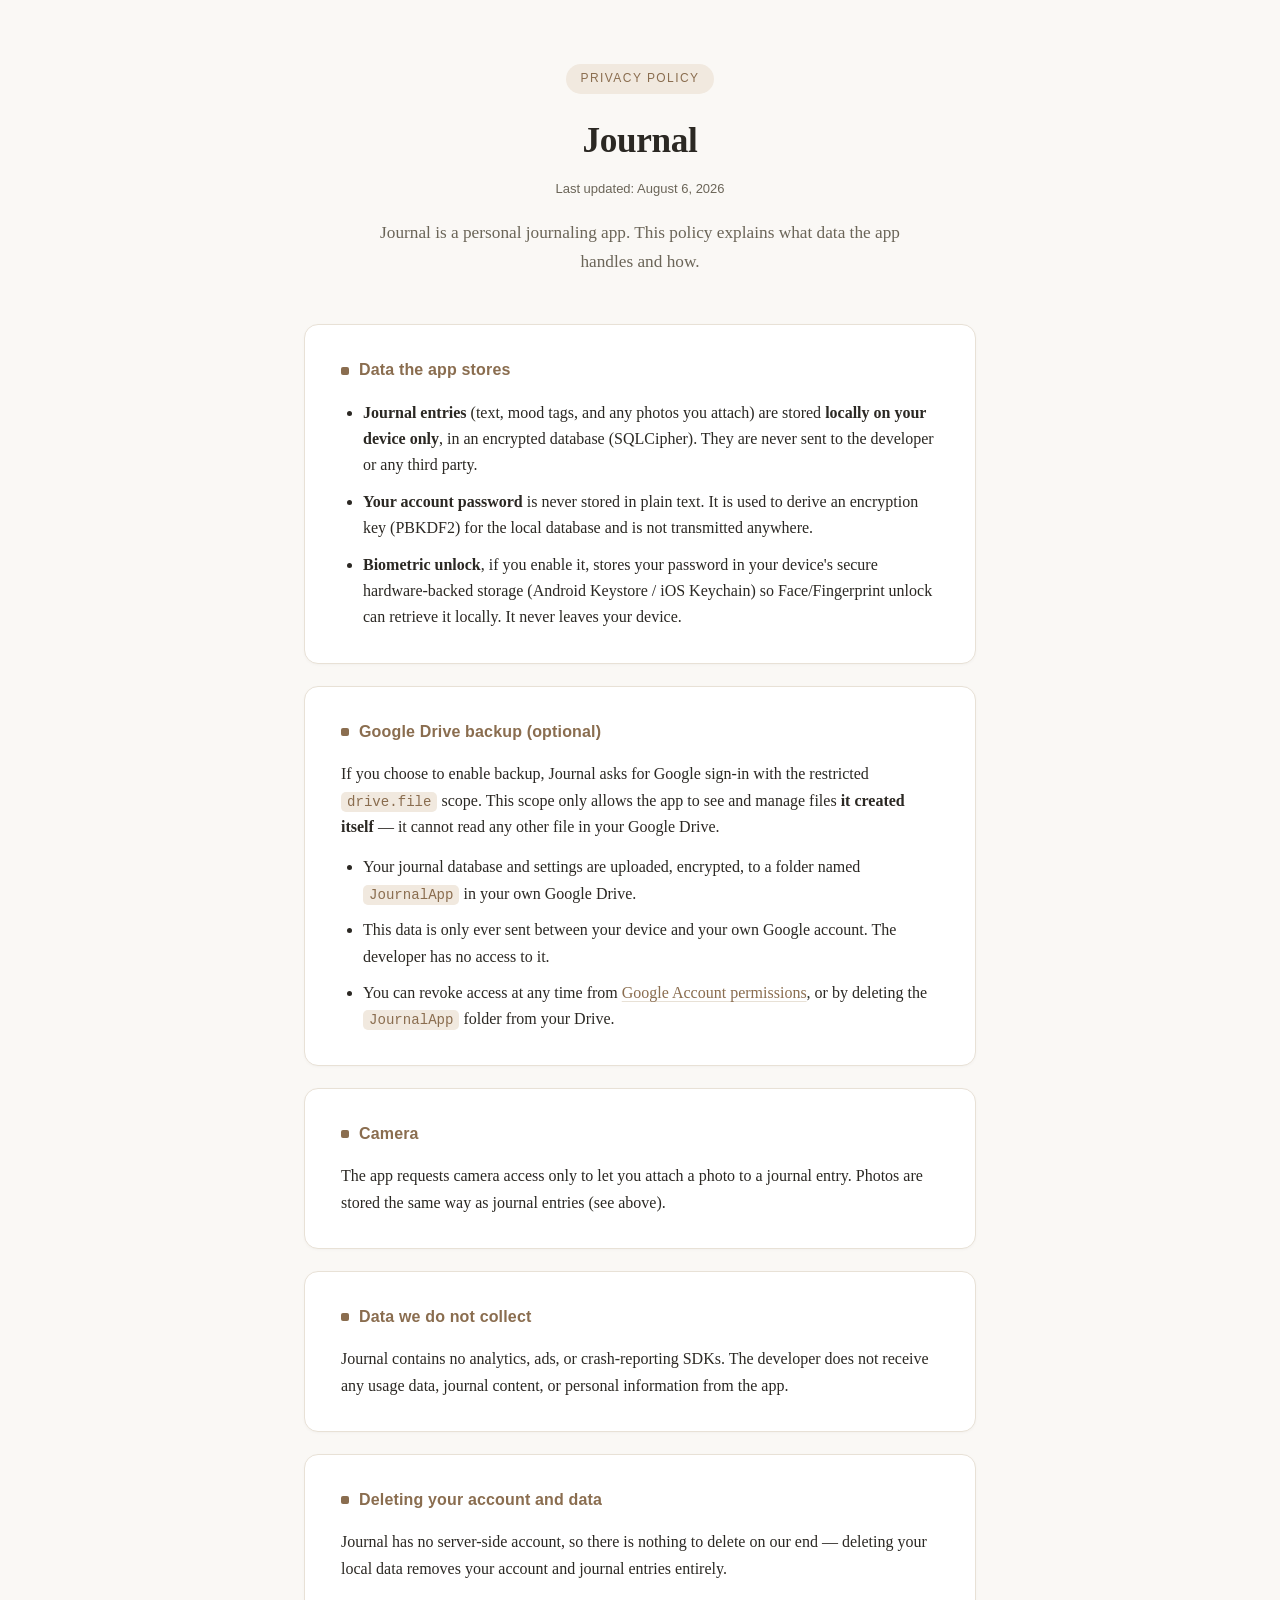
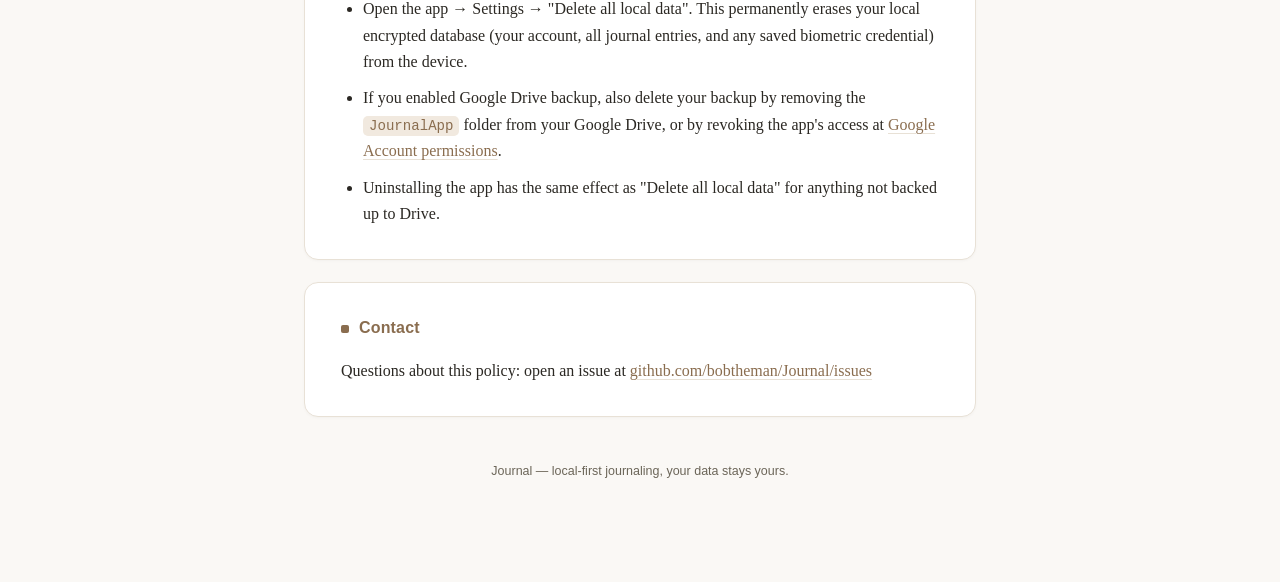
<file: privacy-policy.html>
<!DOCTYPE html>
<html lang="en">
<head>
<meta charset="UTF-8">
<meta name="viewport" content="width=device-width, initial-scale=1.0">
<title>Privacy Policy — Journal</title>
<style>
  :root {
    --bg: #faf8f5;
    --card: #ffffff;
    --ink: #2b2823;
    --muted: #6b6558;
    --accent: #8a6d4f;
    --accent-light: #f1e9df;
    --border: #e8e1d6;
  }
  * { box-sizing: border-box; }
  body {
    margin: 0;
    background: var(--bg);
    color: var(--ink);
    font-family: "Iowan Old Style", "Palatino Linotype", Georgia, "Times New Roman", serif;
    line-height: 1.65;
    -webkit-font-smoothing: antialiased;
  }
  .wrap {
    max-width: 720px;
    margin: 0 auto;
    padding: 64px 24px 100px;
  }
  header {
    text-align: center;
    margin-bottom: 48px;
  }
  header .badge {
    display: inline-block;
    font-family: -apple-system, BlinkMacSystemFont, "Segoe UI", sans-serif;
    font-size: 12px;
    letter-spacing: 0.12em;
    text-transform: uppercase;
    color: var(--accent);
    background: var(--accent-light);
    padding: 5px 14px;
    border-radius: 999px;
    margin-bottom: 18px;
  }
  h1 {
    font-size: 2.2rem;
    margin: 0 0 8px;
    font-weight: 600;
    letter-spacing: -0.01em;
  }
  .updated {
    font-family: -apple-system, BlinkMacSystemFont, "Segoe UI", sans-serif;
    font-size: 13px;
    color: var(--muted);
  }
  .lede {
    font-size: 1.08rem;
    color: var(--muted);
    text-align: center;
    max-width: 520px;
    margin: 20px auto 0;
  }
  .card {
    background: var(--card);
    border: 1px solid var(--border);
    border-radius: 14px;
    padding: 32px 36px;
    margin-bottom: 22px;
    box-shadow: 0 1px 3px rgba(0,0,0,0.03);
  }
  h2 {
    font-family: -apple-system, BlinkMacSystemFont, "Segoe UI", sans-serif;
    font-size: 1rem;
    font-weight: 700;
    letter-spacing: 0.01em;
    color: var(--accent);
    margin: 0 0 16px;
    display: flex;
    align-items: center;
    gap: 10px;
  }
  h2::before {
    content: "";
    display: inline-block;
    width: 8px;
    height: 8px;
    border-radius: 2px;
    background: var(--accent);
  }
  p { margin: 0 0 14px; }
  p:last-child { margin-bottom: 0; }
  ul { margin: 0 0 14px; padding-left: 22px; }
  ul:last-child { margin-bottom: 0; }
  li { margin-bottom: 10px; }
  li:last-child { margin-bottom: 0; }
  strong { color: var(--ink); font-weight: 700; }
  code {
    font-family: "SF Mono", Menlo, Consolas, monospace;
    font-size: 0.88em;
    background: var(--accent-light);
    padding: 2px 6px;
    border-radius: 5px;
    color: var(--accent);
  }
  a {
    color: var(--accent);
    text-decoration: underline;
    text-decoration-color: var(--border);
    text-underline-offset: 3px;
  }
  a:hover { text-decoration-color: var(--accent); }
  footer {
    text-align: center;
    margin-top: 44px;
    font-family: -apple-system, BlinkMacSystemFont, "Segoe UI", sans-serif;
    font-size: 12.5px;
    color: var(--muted);
  }
</style>
</head>
<body>
<div class="wrap">

  <header>
    <span class="badge">Privacy Policy</span>
    <h1>Journal</h1>
    <div class="updated">Last updated: August 6, 2026</div>
    <p class="lede">Journal is a personal journaling app. This policy explains what data the app handles and how.</p>
  </header>

  <div class="card">
    <h2>Data the app stores</h2>
    <ul>
      <li><strong>Journal entries</strong> (text, mood tags, and any photos you attach) are stored <strong>locally on your device only</strong>, in an encrypted database (SQLCipher). They are never sent to the developer or any third party.</li>
      <li><strong>Your account password</strong> is never stored in plain text. It is used to derive an encryption key (PBKDF2) for the local database and is not transmitted anywhere.</li>
      <li><strong>Biometric unlock</strong>, if you enable it, stores your password in your device's secure hardware-backed storage (Android Keystore / iOS Keychain) so Face/Fingerprint unlock can retrieve it locally. It never leaves your device.</li>
    </ul>
  </div>

  <div class="card">
    <h2>Google Drive backup (optional)</h2>
    <p>If you choose to enable backup, Journal asks for Google sign-in with the restricted <code>drive.file</code> scope. This scope only allows the app to see and manage files <strong>it created itself</strong> — it cannot read any other file in your Google Drive.</p>
    <ul>
      <li>Your journal database and settings are uploaded, encrypted, to a folder named <code>JournalApp</code> in your own Google Drive.</li>
      <li>This data is only ever sent between your device and your own Google account. The developer has no access to it.</li>
      <li>You can revoke access at any time from <a href="https://myaccount.google.com/permissions" target="_blank" rel="noopener">Google Account permissions</a>, or by deleting the <code>JournalApp</code> folder from your Drive.</li>
    </ul>
  </div>

  <div class="card">
    <h2>Camera</h2>
    <p>The app requests camera access only to let you attach a photo to a journal entry. Photos are stored the same way as journal entries (see above).</p>
  </div>

  <div class="card">
    <h2>Data we do not collect</h2>
    <p>Journal contains no analytics, ads, or crash-reporting SDKs. The developer does not receive any usage data, journal content, or personal information from the app.</p>
  </div>

  <div class="card" id="delete-account">
    <h2>Deleting your account and data</h2>
    <p>Journal has no server-side account, so there is nothing to delete on our end &mdash; deleting your local data removes your account and journal entries entirely.</p>
    <ul>
      <li>Open the app &rarr; Settings &rarr; "Delete all local data". This permanently erases your local encrypted database (your account, all journal entries, and any saved biometric credential) from the device.</li>
      <li>If you enabled Google Drive backup, also delete your backup by removing the <code>JournalApp</code> folder from your Google Drive, or by revoking the app's access at <a href="https://myaccount.google.com/permissions" target="_blank" rel="noopener">Google Account permissions</a>.</li>
      <li>Uninstalling the app has the same effect as "Delete all local data" for anything not backed up to Drive.</li>
    </ul>
  </div>

  <div class="card">
    <h2>Contact</h2>
    <p>Questions about this policy: open an issue at <a href="https://github.com/bobtheman/Journal/issues" target="_blank" rel="noopener">github.com/bobtheman/Journal/issues</a></p>
  </div>

  <footer>Journal — local-first journaling, your data stays yours.</footer>

</div>
</body>
</html>
</file>
